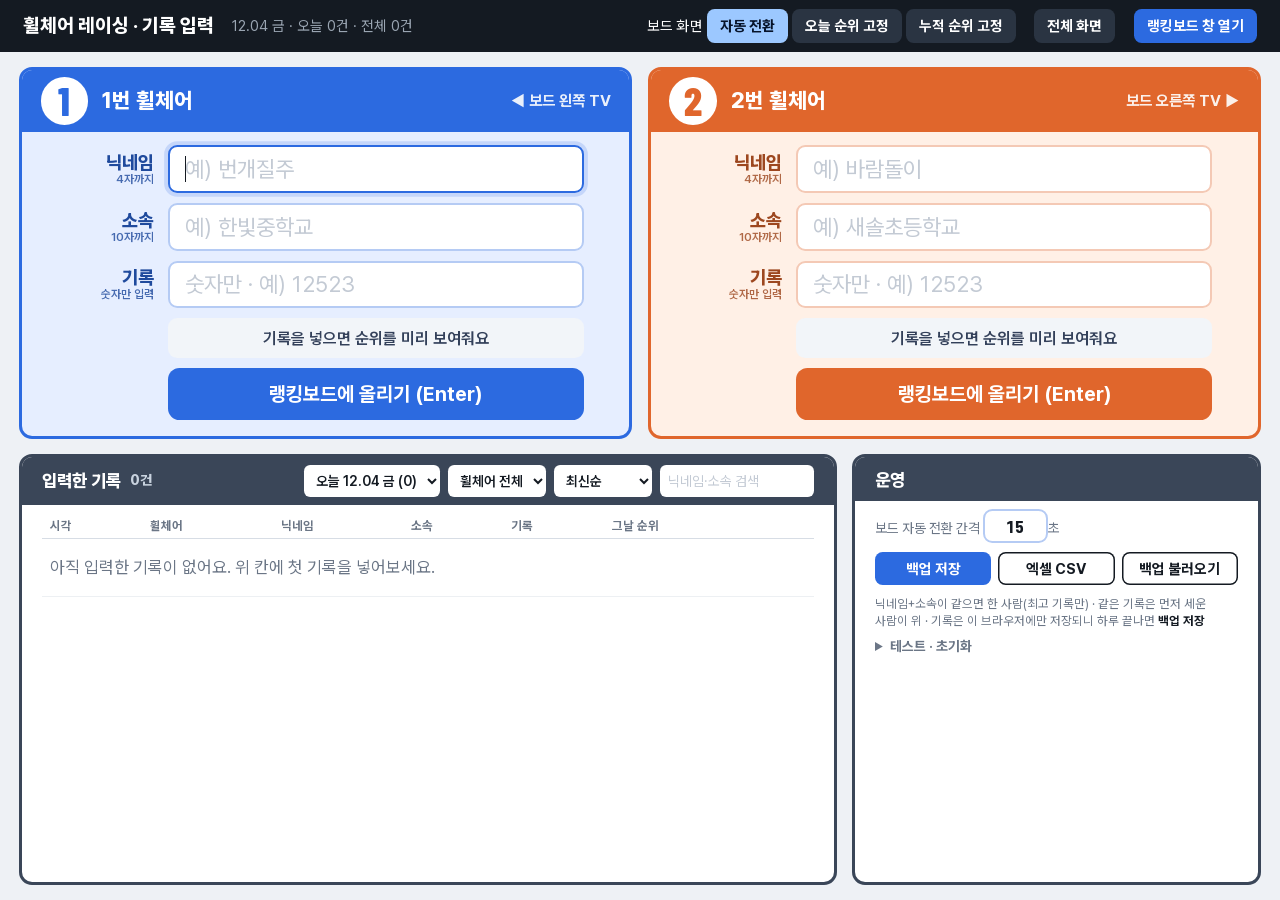
<file: index.html>
<!doctype html><html lang="ko"><head><meta charset="utf-8"><meta http-equiv="refresh" content="0; url=admin.html"><title>휠체어 레이싱 랭킹</title></head>
<body><a href="admin.html">기록 입력 화면으로 이동</a></body></html>
</file>
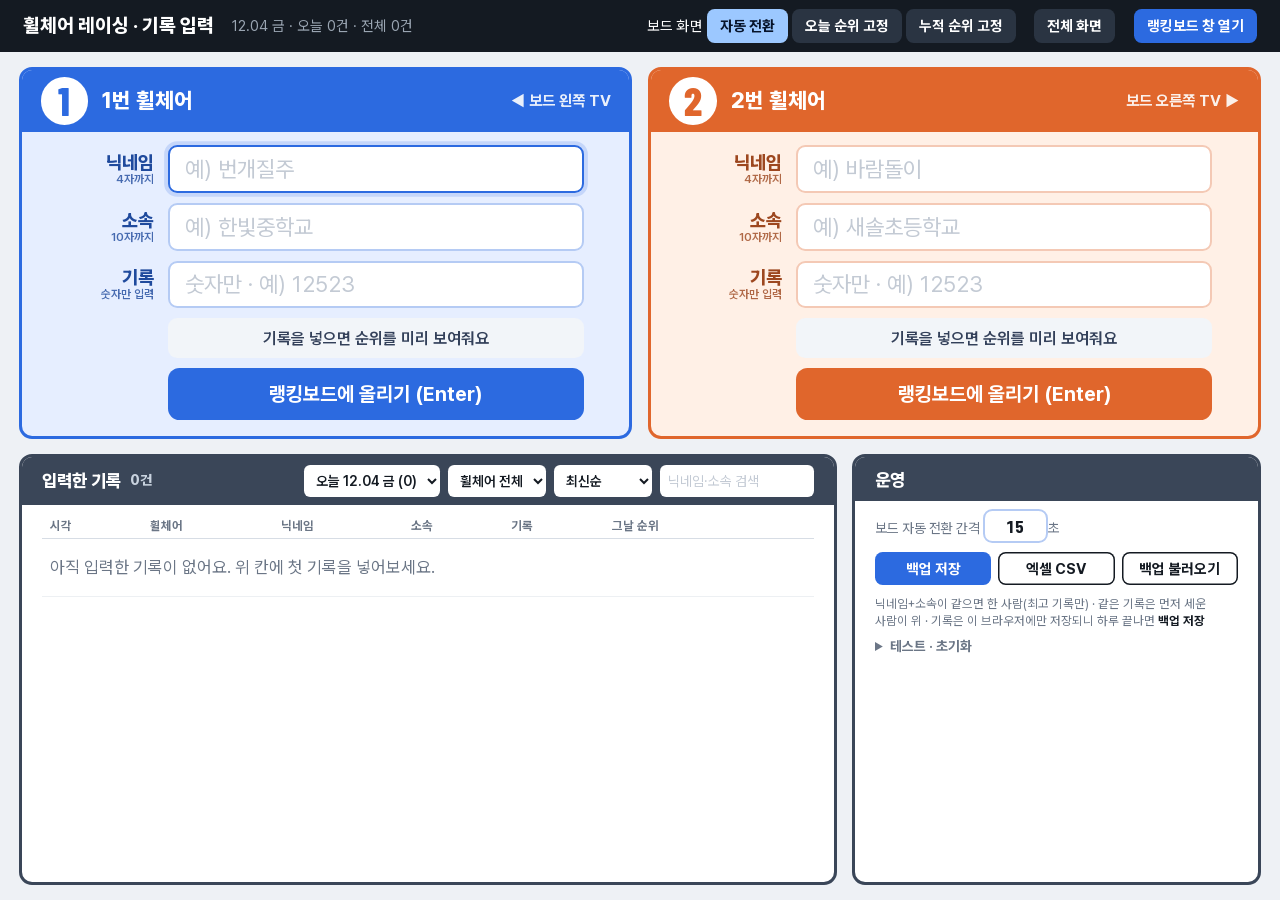
<file: admin.html>
<!doctype html>
<html lang="ko"><head><meta charset="utf-8">
<meta name="viewport" content="width=device-width,initial-scale=1">
<title>휠체어 레이싱 기록 입력</title>
<link rel="icon" href="data:,">
<link rel="stylesheet" href="fonts/fonts.css">
<style>
/* 화면 크기에 따라 1rem이 커지고 작아짐: 1366×768 노트북에서 약 16px. 페이지는 스크롤 없이 한 화면, 기록 표만 안에서 스크롤 */
:root{--bg:#eef1f5;--card:#fff;--ink:#141a22;--dim:#6b7686;--line:#d7dde5;--blue:#2c6ae0;--l1:#2c6ae0;--l2:#e0662c;--red:#c0392b;--ok:#1f9d55}
html{font-size:clamp(10px,min(2.1vh,1.2vw),21px)}
*{box-sizing:border-box;margin:0;padding:0}
html,body{height:100%}
body{word-break:keep-all;overflow-wrap:break-word;font-family:Pretendard,'Malgun Gothic',sans-serif;background:var(--bg);color:var(--ink);font-size:1rem;display:flex;flex-direction:column;overflow:hidden}
.num{font-family:'Barlow Condensed',sans-serif;font-variant-numeric:tabular-nums}
header{flex:none;background:#141a22;color:#fff;display:flex;flex-wrap:wrap;align-items:center;gap:.5rem 1.2rem;padding:.6rem 1.5rem}
header h1{font-size:1.25rem;font-weight:800;white-space:nowrap}
header .info{color:#9aa5b2;font-size:.95rem;white-space:nowrap}
header .sp{margin-left:auto}
button{font:inherit;cursor:pointer;border:0;border-radius:.5rem;padding:.5rem .85rem;font-weight:700;font-size:.95rem;white-space:nowrap}
button:focus-visible,input:focus-visible,summary:focus-visible{outline:3px solid #9cc8ff;outline-offset:2px}
.b-blue{background:var(--blue);color:#fff}.b-line{background:transparent;color:inherit;box-shadow:inset 0 0 0 1.5px currentColor}
.b-dark{background:#2a3442;color:#fff}.b-dark.on{background:#9cc8ff;color:#06132a}
.seg{display:inline-flex;gap:.25rem;align-items:center;font-size:.95rem;white-space:nowrap}
main{flex:1;min-height:0;width:100%;max-width:1700px;margin:0 auto;padding:1rem 1.25rem;display:grid;grid-template-rows:auto minmax(0,1fr);gap:1rem}
.lanes{display:grid;grid-template-columns:1fr 1fr;gap:1rem}
.lane{background:var(--tint);border-radius:.85rem;border:3px solid var(--c);overflow:hidden;padding-bottom:1rem}
.lane h2{padding:.45rem 1.2rem;background:var(--c);color:#fff;font-size:1.4rem;font-weight:800;display:flex;align-items:center;gap:.9rem}
.lane h2 .no{font-family:'Barlow Condensed';font-size:2.6rem;line-height:1;font-weight:800;width:3.1rem;height:3.1rem;border-radius:50%;background:#fff;color:var(--c);display:flex;align-items:center;justify-content:center;flex:none}
.lane h2 small{margin-left:auto;font-size:1rem;font-weight:700;opacity:.9;white-space:nowrap}
.body{max-width:36rem;margin:.9rem auto 0;padding:0 1.2rem;display:grid;gap:.65rem}
.f{display:grid;grid-template-columns:5.6rem minmax(0,1fr);align-items:center;gap:.9rem}
.f>label{font-size:1.2rem;font-weight:800;text-align:right;color:color-mix(in srgb,var(--c) 70%,#000);line-height:1.15}
.f>label small{display:block;font-size:.75rem;font-weight:600;opacity:.8}
input{font:inherit;width:100%;height:3.1rem;border:2px solid color-mix(in srgb,var(--c,#8899aa) 35%,#fff);border-radius:.6rem;padding:0 1rem;font-size:1.45rem;font-weight:700;background:#fff;color:var(--ink)}
input::placeholder{color:#c3cad4;font-weight:400;opacity:1}
.time input::placeholder{color:#c3cad4;font-weight:400;letter-spacing:0;opacity:1}
.time input:placeholder-shown{font-family:Pretendard,"Malgun Gothic",sans-serif;font-size:1.45rem;font-weight:700}
input:focus{outline:none;border-color:var(--c);box-shadow:0 0 0 .25rem color-mix(in srgb,var(--c) 18%,transparent)}
.time{display:flex;align-items:center;gap:.6rem}
.time input{width:100%;height:3.1rem;text-align:left;font-family:'Barlow Condensed';font-size:2.2rem;padding:0 1rem;letter-spacing:.03em}
.time em{font-style:normal;font-size:1.05rem;color:var(--dim);font-weight:700}
.time b{font-size:2.3rem;font-family:'Barlow Condensed'}
.pre,.go{margin-left:6.5rem}
.pre{min-height:2.6rem;display:flex;align-items:center;justify-content:center;text-align:center;border-radius:.6rem;padding:.35rem .9rem;font-size:1.05rem;font-weight:600;background:#f2f5f9;color:#33405a}
.pre.err{background:#fdecea;color:var(--red)}.pre.ok{background:#e7f6ed;color:var(--ok)}
.lane.editing{box-shadow:0 0 0 .3rem #f6c64f}
.lane .cancel{display:none;height:2.4rem;font-size:1rem;background:#fff;color:#33405a;box-shadow:inset 0 0 0 1.5px #9aa5b2;border-radius:.6rem;margin-left:6.5rem}
.lane.editing .cancel{display:block}
.go{height:3.4rem;font-size:1.3rem;background:var(--c);color:#fff;border-radius:.75rem}
.cols{display:grid;grid-template-columns:2fr 1fr;gap:1rem;min-height:0}
.card{background:var(--card);border:3px solid #3a4658;border-radius:.85rem;padding:0 1.3rem .9rem;min-height:0;display:flex;flex-direction:column;overflow:hidden}
.card h3{flex:none;font-size:1.15rem;font-weight:800;margin:0 -1.3rem .5rem;padding:.5rem 1.3rem;background:#3a4658;color:#fff;min-height:2.9rem;display:flex;flex-wrap:wrap;gap:.6rem;align-items:center}
.card h3 .cnt{color:#c9d3df}
.card h3 .b-line{color:#fff}
.filters select,.filters input{height:2.1rem;font-size:.9rem;font-weight:600;border:0;border-radius:.4rem;padding:0 .5rem;background:#fff;color:var(--ink);font-family:inherit}
.filters input{width:10rem;--c:var(--blue)}
.card h3 .sp{margin-left:auto;display:flex;gap:.5rem;flex-wrap:wrap}
.tw{flex:1;min-height:0;overflow:auto}
table{width:100%;border-collapse:collapse;font-size:1.1rem}
th{position:sticky;top:0;z-index:2;background:var(--card);font-size:.8rem;color:var(--dim);text-align:left;font-weight:700;padding:.35rem .5rem;border-bottom:1px solid var(--line)}
td{padding:.35rem .5rem;border-bottom:1px solid #edf0f3;white-space:nowrap}
td.t{font-family:'Barlow Condensed';font-size:1.6rem;font-weight:700;line-height:1.1}
td.empty{color:var(--dim);padding:1.2rem .5rem;white-space:normal}
.lane-tag{display:inline-block;color:#fff;border-radius:.3rem;padding:.05rem .5rem;font-size:.8rem;font-weight:800}
.lane-tag.l1{background:var(--l1)}.lane-tag.l2{background:var(--l2)}
td button{padding:.3rem .6rem;font-size:.85rem}
.del{color:var(--red);background:#fdecea}.edit{background:#eef2f8;color:#33405a}
.ops{overflow:auto}
.mini{font-size:.9rem;color:var(--dim);line-height:1.55}
.mini b{color:var(--ink)}
.mini p+p{margin-top:.5rem}
.rot{display:inline-block;width:4.2rem;height:2.2rem;font-size:1.15rem;padding:0 .5rem;text-align:center;--c:var(--blue)}
.file{display:inline-block;padding:.5rem .85rem;border-radius:.5rem;cursor:pointer;font-size:.95rem;font-weight:700;color:var(--ink)}
.red{color:var(--red)}
details{margin-top:.5rem}summary{cursor:pointer;font-weight:700;color:var(--dim);font-size:.9rem}
.danger{margin-top:.6rem;display:grid;grid-template-columns:repeat(auto-fit,minmax(7.5rem,1fr));gap:.45rem}
.danger>*{text-align:center}
.note{margin-top:.6rem;font-size:.8rem;line-height:1.45}
.toast{position:fixed;left:50%;bottom:1.5rem;transform:translateX(-50%);background:#141a22;color:#fff;padding:.75rem 1.25rem;border-radius:.6rem;font-weight:700;opacity:0;transition:opacity .2s;pointer-events:none;z-index:9}
.toast.on{opacity:1}
/* 좁은 화면(태블릿 세로·휴대폰)에서는 한 줄씩 쌓고 스크롤 허용 */
@media (max-width:760px){
  html{font-size:14px}
  body{overflow:auto;height:auto}
  main{display:block}
  .lanes,.cols{grid-template-columns:1fr}
  .cols{margin-top:1rem}
  .tw{max-height:60vh}
}
</style></head>
<body>
<header>
  <h1>휠체어 레이싱 · 기록 입력</h1>
  <span class="info" id="info"></span>
  <span class="sp"></span>
  <span class="seg">보드 화면
    <button class="b-dark" data-page="auto" type="button">자동 전환</button>
    <button class="b-dark" data-page="today" type="button">오늘 순위 고정</button>
    <button class="b-dark" data-page="total" type="button">누적 순위 고정</button>
  </span>
  <button class="b-dark" id="fsAdmin" type="button">전체 화면</button>
  <button class="b-blue" id="openBoard" type="button">랭킹보드 창 열기</button>
</header>
<main>
  <section class="lanes">
    <form class="lane" id="lane1" style="--c:var(--l1);--tint:#e6eeff" data-lane="1" autocomplete="off">
      <h2><span class="no">1</span>1번 휠체어 <small>◀ 보드 왼쪽 TV</small></h2>
      <div class="body">
      <div class="f"><label for="n1">닉네임<small>4자까지</small></label><input id="n1" name="nick" maxlength="4" placeholder="예) 번개질주"></div>
      <div class="f"><label for="o1">소속<small>10자까지</small></label><input id="o1" name="org" maxlength="10" list="orgs" placeholder="예) 한빛중학교"></div>
      <div class="f"><label for="t1">기록<small>숫자만 입력</small></label><div class="time"><input id="t1" name="time" inputmode="decimal" maxlength="10" placeholder="숫자만 · 예) 12523"></div></div>
      <div class="pre" id="p1">기록을 넣으면 순위를 미리 보여줘요</div>
      <button class="go" type="submit">랭킹보드에 올리기 (Enter)</button>
      <button class="cancel" type="button">수정 취소 (Esc)</button>
      </div>
    </form>
    <form class="lane" id="lane2" style="--c:var(--l2);--tint:#fff0e6" data-lane="2" autocomplete="off">
      <h2><span class="no">2</span>2번 휠체어 <small>보드 오른쪽 TV ▶</small></h2>
      <div class="body">
      <div class="f"><label for="n2">닉네임<small>4자까지</small></label><input id="n2" name="nick" maxlength="4" placeholder="예) 바람돌이"></div>
      <div class="f"><label for="o2">소속<small>10자까지</small></label><input id="o2" name="org" maxlength="10" list="orgs" placeholder="예) 새솔초등학교"></div>
      <div class="f"><label for="t2">기록<small>숫자만 입력</small></label><div class="time"><input id="t2" name="time" inputmode="decimal" maxlength="10" placeholder="숫자만 · 예) 12523"></div></div>
      <div class="pre" id="p2">기록을 넣으면 순위를 미리 보여줘요</div>
      <button class="go" type="submit">랭킹보드에 올리기 (Enter)</button>
      <button class="cancel" type="button">수정 취소 (Esc)</button>
      </div>
    </form>
  </section>
  <datalist id="orgs"></datalist>

  <section class="cols">
    <div class="card">
      <h3>입력한 기록 <span class="mini cnt" id="cnt"></span>
        <span class="sp filters">
          <select id="fDay" aria-label="날짜"></select>
          <select id="fLane" aria-label="휠체어"><option value="all">휠체어 전체</option><option value="1">1번</option><option value="2">2번</option></select>
          <select id="fSort" aria-label="정렬"><option value="new">최신순</option><option value="fast">빠른 기록순</option></select>
          <input id="fQ" type="search" placeholder="닉네임·소속 검색" aria-label="닉네임·소속 검색">
        </span></h3>
      <div class="tw"><table><thead><tr><th>시각</th><th>휠체어</th><th>닉네임</th><th>소속</th><th>기록</th><th>그날 순위</th><th></th></tr></thead><tbody id="tb"></tbody></table></div>
    </div>
    <div class="card ops">
      <h3>운영</h3>
      <p class="mini">보드 자동 전환 간격 <input id="rot" class="num rot" inputmode="numeric" aria-label="자동 전환 간격(초)">초</p>
      <div class="danger">
        <button class="b-blue" id="backup" type="button">백업 저장</button>
        <button class="b-line" id="csv" type="button">엑셀 CSV</button>
        <label class="b-line file">백업 불러오기<input type="file" id="restore" accept=".json" hidden></label>
      </div>
      <p class="mini note">닉네임+소속이 같으면 한 사람(최고 기록만) · 같은 기록은 먼저 세운 사람이 위 · 기록은 이 브라우저에만 저장되니 하루 끝나면 <b>백업 저장</b></p>
      <details><summary>테스트 · 초기화</summary>
        <div class="danger">
          <button class="b-line" id="sample" type="button">예시 기록 넣기</button>
          <button class="b-line red" id="wipe" type="button">전체 기록 삭제</button>
        </div>
      </details>
    </div>
  </section>
</main>
<div class="toast" id="toast"></div>
<script src="common.js?v=11180915"></script>
<script>
const $ = id => document.getElementById(id);
const esc = s => String(s ?? '').replace(/[&<>"]/g, c => ({ '&': '&amp;', '<': '&lt;', '>': '&gt;', '"': '&quot;' }[c]));

const F = { day: 'today', lane: 'all', sort: 'new', q: '' };
const toast = t => { const e = $('toast'); e.textContent = t; e.classList.add('on'); clearTimeout(e._t); e._t = setTimeout(() => e.classList.remove('on'), 2200); };
const uid = () => Date.now().toString(36) + Math.random().toString(36).slice(2, 7);

function readForm(f) {
  const nick = f.nick.value.trim(), org = f.org.value.trim();
  const tm = WR.parseTime(f.time.value);
  if (!nick) return { err: '닉네임을 넣어주세요' };
  if ([...nick].length > 4) return { err: '닉네임은 4자까지예요' };
  if (WR.isBad(nick) || WR.isBad(org)) return { err: '쓸 수 없는 말이 들어 있어요. 닉네임을 바꿔주세요' };
  if (tm.err) return { err: tm.err };
  return { nick, org, sec: tm.sec, dp: tm.dp };
}
function preview(f) {
  const p = $('p' + f.dataset.lane), v = readForm(f);
  if (v.err || !f.time.value.trim()) { p.className = 'pre'; p.textContent = f.time.value.trim() && v.err ? v.err : '기록을 넣으면 순위를 미리 보여줘요'; if (f.time.value.trim() && v.err) p.className = 'pre err'; return; }
  const rs = WR.load().filter(r => r.id !== f.dataset.edit), tmp = { id: '_', lane: +f.dataset.lane, nick: v.nick, org: v.org, sec: v.sec, dp: v.dp, ts: Date.now() };
  const d = Math.max(WR.dp(), v.dp);
  const tl = WR.rank(WR.todayRecs(rs.concat(tmp))), pl = WR.placeOf(tl, tmp), b = tl[pl - 1];
  p.className = 'pre';
  p.innerHTML = `<b>${WR.fmt(v.sec, d)}</b> → 오늘 <b>${pl}위</b>` + (b.id !== '_' ? ` (이 사람 오늘 최고 ${WR.fmt(b.sec, d)} 유지)` : pl === 1 ? ' · <b>새 1위!</b>' : ` · 1위까지 ${WR.secs(v.sec - tl[0].sec, d)}`);
}
function submit(f) {
  const v = readForm(f), p = $('p' + f.dataset.lane);
  if (v.err) { p.className = 'pre err'; p.textContent = v.err; return; }
  let rs = WR.load();
  if (f.dataset.edit) {
    const r = rs.find(x => x.id === f.dataset.edit);
    if (r) Object.assign(r, { nick: v.nick, org: v.org, sec: v.sec, dp: v.dp, lane: +f.dataset.lane });
    endEdit(f); WR.save(rs); toast('기록을 고쳤어요');
  } else {
    const rec = { id: uid(), lane: +f.dataset.lane, nick: v.nick, org: v.org, sec: v.sec, dp: v.dp, ts: Date.now() };
    rs.push(rec); WR.save(rs, { newId: rec.id });
    const pl = WR.placeOf(WR.rank(WR.todayRecs(rs)), rec);
    toast(`${f.dataset.lane}번 휠체어 · ${v.nick} ${WR.fmt(v.sec, Math.max(WR.dp(), v.dp))} 올림 (오늘 ${pl}위)`);
  }
  f.reset(); p.className = 'pre ok'; p.textContent = '올렸어요. 다음 도전자를 입력하세요'; f.nick.focus();
  draw();
}
function endEdit(f) {
  delete f.dataset.edit; f.classList.remove('editing');
  f.querySelector('.go').textContent = '랭킹보드에 올리기 (Enter)';
}
function cancelEdit(f) {
  endEdit(f); f.reset(); const p = $('p' + f.dataset.lane); p.className = 'pre'; p.textContent = '수정을 취소했어요'; f.nick.focus();
}
document.querySelectorAll('form.lane').forEach(f => {
  f.addEventListener('submit', e => { e.preventDefault(); submit(f); });
  f.querySelector('.cancel').addEventListener('click', () => cancelEdit(f));
  f.addEventListener('keydown', e => { if (e.key === 'Escape' && f.dataset.edit) cancelEdit(f); });
  f.addEventListener('input', e => {
    if (e.target.name === 'time') e.target.value = e.target.value.replace(/[^\d:.,분초：]/g, '');
    preview(f);
  });
});

function draw() {
  const rs = WR.load(), td = WR.todayRecs(rs), tl = WR.rank(td);
  $('info').textContent = `${WR.dayLabel(Date.now())} · 오늘 ${td.length}건 · 전체 ${rs.length}건`;
  // 날짜 목록(기록이 있는 날 + 오늘)
  const days = [...new Set(rs.map(r => WR.dayKey(r.ts)).concat(WR.today()))].sort().reverse();
  const sel = $('fDay'), keep = F.day;
  sel.innerHTML = `<option value="all">전체 날짜 (${rs.length})</option>` + days.map(k => {
    const n = rs.filter(r => WR.dayKey(r.ts) === k).length, ts = rs.find(r => WR.dayKey(r.ts) === k)?.ts || Date.now();
    return `<option value="${k === WR.today() ? 'today' : k}">${k === WR.today() ? '오늘 ' : ''}${WR.dayLabel(ts)} (${n})</option>`;
  }).join('');
  sel.value = [...sel.options].some(o => o.value === keep) ? keep : 'today'; F.day = sel.value;
  const dayOf = F.day === 'today' ? WR.today() : F.day, q = F.q.replace(/\s+/g, '').toLowerCase();
  let show = rs.filter(r => (F.day === 'all' || WR.dayKey(r.ts) === dayOf) && (F.lane === 'all' || r.lane === +F.lane) &&
    (!q || (r.nick + r.org).replace(/\s+/g, '').toLowerCase().includes(q)));
  show.sort(F.sort === 'fast' ? (a, b) => a.sec - b.sec || a.ts - b.ts : (a, b) => b.ts - a.ts);
  $('cnt').textContent = `${show.length}건`;
  const dayRank = {};
  const rankOf = r => { const k = WR.dayKey(r.ts); const l = dayRank[k] || (dayRank[k] = WR.rank(rs.filter(x => WR.dayKey(x.ts) === k)));
    const b = l.find(x => WR.personKey(x) === WR.personKey(r)); return b && b.id === r.id ? WR.placeOf(l, r) + '위' : '–'; };
  $('tb').innerHTML = show.map(r => {
    const d = new Date(r.ts), pl = rankOf(r);
    return `<tr><td>${F.day === 'all' ? WR.dayLabel(r.ts) + ' ' : ''}${WR.pad(d.getHours())}:${WR.pad(d.getMinutes())}</td>
      <td><span class="lane-tag l${r.lane}">${r.lane}번</span></td><td>${esc(r.nick)}</td><td>${esc(r.org)}</td>
      <td class="t">${WR.fmt(r.sec)}</td><td>${pl}</td>
      <td><button class="edit" data-e="${r.id}" type="button">수정</button> <button class="del" data-d="${r.id}" type="button">삭제</button></td></tr>`;
  }).join('') || `<tr><td colspan="7" class="empty">${rs.length ? '조건에 맞는 기록이 없어요.' : '아직 입력한 기록이 없어요. 위 칸에 첫 기록을 넣어보세요.'}</td></tr>`;
  $('orgs').innerHTML = [...new Set(rs.map(r => r.org).filter(Boolean))].map(o => `<option value="${esc(o)}">`).join('');
  const s = WR.settings();
  document.querySelectorAll('[data-page]').forEach(b => b.classList.toggle('on', b.dataset.page === s.page));
  if (document.activeElement !== $('rot')) $('rot').value = s.rotate;
}
$('tb').addEventListener('click', e => {
  const d = e.target.dataset.d, ed = e.target.dataset.e;
  if (d) {
    const r = WR.load().find(x => x.id === d);
    if (r && confirm(`${r.nick} ${WR.fmt(r.sec)} 기록을 지울까요?`)) { WR.save(WR.load().filter(x => x.id !== d)); toast('지웠어요'); draw(); }
  }
  if (ed) {
    const r = WR.load().find(x => x.id === ed); if (!r) return;
    const f = $('lane' + r.lane); f.dataset.edit = r.id; f.classList.add('editing');
    f.nick.value = r.nick; f.org.value = r.org; f.time.value = WR.fmt(r.sec, r.dp || 0);
    f.querySelector('.go').textContent = '고친 내용 저장 (Enter)'; preview(f); f.nick.focus();
  }
});
$('fDay').onchange = e => { F.day = e.target.value; draw(); };
$('fLane').onchange = e => { F.lane = e.target.value; draw(); };
$('fSort').onchange = e => { F.sort = e.target.value; draw(); };
$('fQ').oninput = e => { F.q = e.target.value; draw(); };
document.querySelectorAll('[data-page]').forEach(b => b.onclick = () => { const s = WR.settings(); s.page = b.dataset.page; WR.saveSettings(s); draw(); });
$('rot').addEventListener('change', () => { const s = WR.settings(); s.rotate = Math.min(120, Math.max(5, parseInt($('rot').value) || 15)); WR.saveSettings(s); draw(); });
$('fsAdmin').onclick = () => { try { document.fullscreenElement ? document.exitFullscreen() : document.documentElement.requestFullscreen(); } catch (e) {} };
document.addEventListener('fullscreenchange', () => { $('fsAdmin').textContent = document.fullscreenElement ? '전체 화면 끄기' : '전체 화면'; });
$('openBoard').onclick = () => {
  window.__boardWin = window.open('board.html?v=' + Date.now(), 'wr_board', 'popup,width=540,height=960');
  toast(window.__boardWin ? '보드 창을 세로 TV로 옮긴 뒤 화면을 두 번 클릭하면 전체 화면이 돼요'
    : '팝업이 막혔어요. 주소창 오른쪽 팝업 차단 표시에서 허용한 뒤 다시 눌러주세요');
};
function download(name, text, type) {
  const a = document.createElement('a'); a.href = URL.createObjectURL(new Blob(['﻿' + text], { type })); a.download = name; a.click(); setTimeout(() => URL.revokeObjectURL(a.href), 2000);
}
const stamp = () => { const d = new Date(); return `${d.getMonth() + 1}${WR.pad(d.getDate())}_${WR.pad(d.getHours())}${WR.pad(d.getMinutes())}`; };
$('backup').onclick = () => download(`휠체어레이싱_백업_${stamp()}.json`, JSON.stringify(WR.load()), 'application/json');
$('csv').onclick = () => {
  // 순위는 보드와 같은 규칙(같은 사람은 최고 기록만, 같은 기록은 먼저 세운 사람이 위). 그 사람의 최고 기록 줄에만 표시
  const all = WR.load(), dayLists = {}, total = WR.rank(all);
  const placeIn = (list, r) => { const b = list.find(x => WR.personKey(x) === WR.personKey(r)); return b && b.id === r.id ? WR.placeOf(list, r) : ''; };
  const rows = [['날짜', '시각', '휠체어', '닉네임', '소속', '기록', '기록(초)', '그날 순위', '누적 순위']].concat(all.sort((a, b) => a.ts - b.ts).map(r => {
    const k = WR.dayKey(r.ts), dl = dayLists[k] || (dayLists[k] = WR.rank(all.filter(x => WR.dayKey(x.ts) === k)));
    const d = new Date(r.ts); return [k, WR.pad(d.getHours()) + ':' + WR.pad(d.getMinutes()), r.lane + '번', r.nick, r.org, '="' + WR.fmt(r.sec) + '"', r.sec, placeIn(dl, r), placeIn(total, r)];
  }));
  download(`휠체어레이싱_기록_${stamp()}.csv`, rows.map(r => r.map(c => `"${String(c).replace(/"/g, '""')}"`).join(',')).join('\r\n'), 'text/csv');
};
$('restore').onchange = e => {
  const file = e.target.files[0]; if (!file) return;
  file.text().then(t => {
    const data = JSON.parse(t.replace(/^﻿/, ''));
    if (!Array.isArray(data)) throw 0;
    const cur = WR.load(), ids = new Set(cur.map(r => r.id)), add = data.filter(r => r && r.id && !ids.has(r.id));
    WR.save(cur.concat(add)); toast(`${add.length}건을 불러왔어요 (겹치는 기록은 건너뜀)`); draw();
  }).catch(() => toast('백업 파일을 읽지 못했어요'));
  e.target.value = '';
};
$('sample').onclick = () => {
  const names = [['질주본능', '한빛중학교', 92], ['바람돌이', '새솔초등학교', 94], ['불꽃바퀴', '푸른고등학교', 95], ['김민준', '한빛중학교', 97], ['달려라', '은하초등학교', 98], ['번개맨', '푸른고등학교', 100], ['끝까지', '새솔초등학교', 102], ['로켓바퀴', '한빛중학교', 104], ['이서연', '다온중학교', 106], ['한계돌파', '은하초등학교', 109], ['무한질주', '다온중학교', 89, 1], ['하늘질주', '은하초등학교', 91, 2]];
  const now = Date.now(), rs = WR.load();
  names.forEach(([n, o, s, back], i) => rs.push({ id: uid() + i, lane: i % 2 + 1, nick: n, org: o, sec: s + ((i * 37) % 100) / 100, dp: 2, ts: back ? now - back * 86400000 : now - (names.length - i) * 180000 }));
  WR.save(rs); toast('예시 기록을 넣었어요'); draw();
};
$('wipe').onclick = () => { if (confirm('모든 날짜의 기록을 지울까요? 되돌릴 수 없어요. 먼저 백업 저장을 권해요.')) { WR.save([]); toast('전체 기록을 지웠어요'); draw(); } };
WR.on(() => draw());
setInterval(draw, 30000);
draw(); $('n1').focus();
</script>
</body></html>
</file>
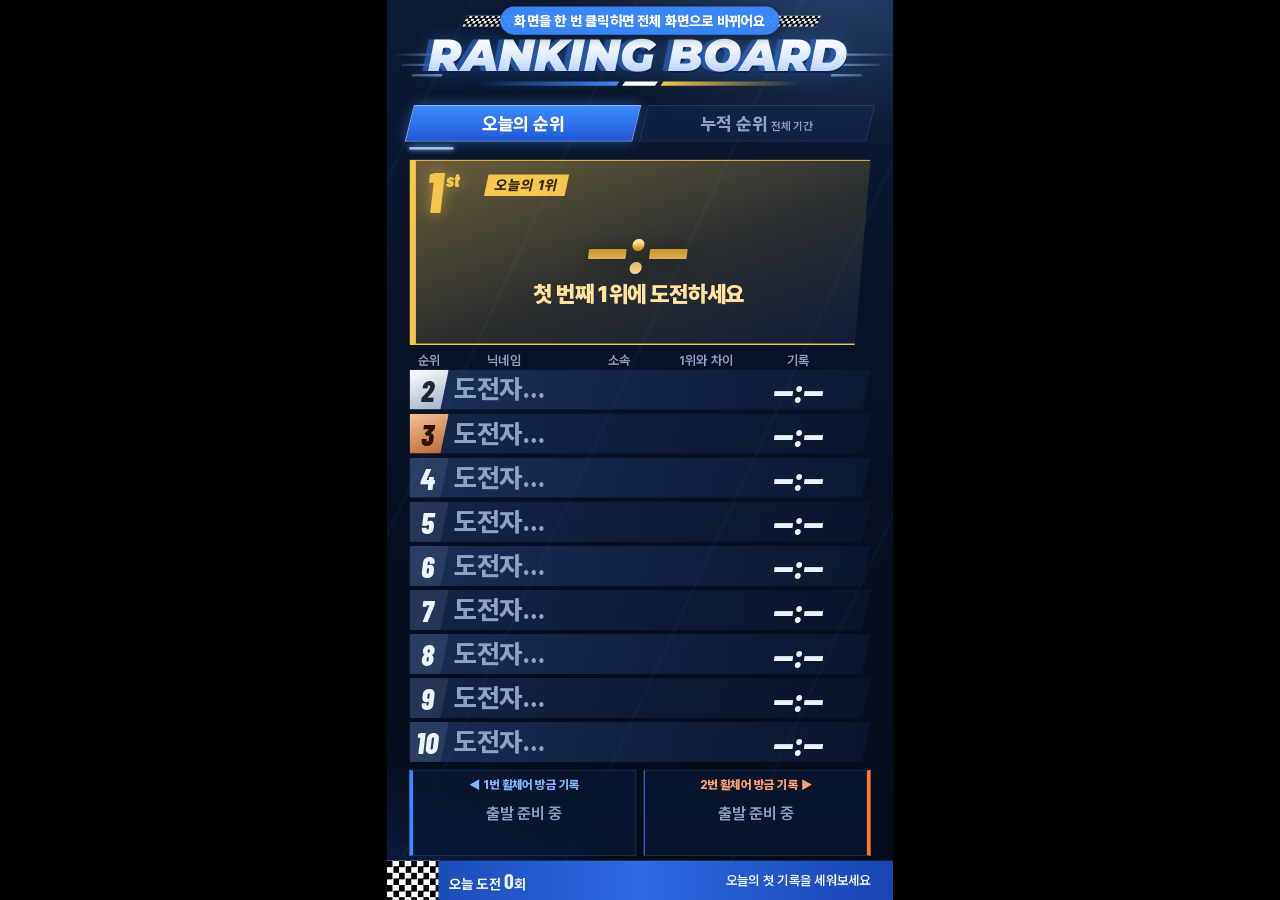
<file: board.html>
<!doctype html>
<html lang="ko"><head><meta charset="utf-8">
<meta name="viewport" content="width=device-width,initial-scale=1">
<title>휠체어 레이싱 랭킹보드</title>
<link rel="icon" href="data:,">
<link rel="stylesheet" href="fonts/fonts.css">
<style>
/* 세로 55인치 화면 기준 1080×1920 무대를 창 크기에 맞춰 통째로 확대·축소 */
:root{--ink:#eef3fb;--dim:#8ea3c2;--line:rgba(140,180,255,.16);--blue:#3d8bff;--sky:#9cc8ff;--gold:#f6c64f;--goldt:#ffe3a0}
*{box-sizing:border-box;margin:0;padding:0}
html,body{height:100%;background:#000;overflow:hidden}
body.idle{cursor:none}
.num{font-family:'Barlow Condensed',sans-serif;font-variant-numeric:tabular-nums}
.chk{background:conic-gradient(#fff 25%,#000 0 50%,#fff 0 75%,#000 0) 0 0/26px 26px}
#stage{position:absolute;left:0;top:0;width:1080px;height:1920px;transform-origin:0 0;overflow:hidden;
  word-break:keep-all;font-family:Pretendard,'Malgun Gothic',sans-serif;color:var(--ink);
  background:
    repeating-linear-gradient(115deg,transparent 0 160px,rgba(140,190,255,.03) 160px 167px,transparent 167px 320px),
    radial-gradient(900px 600px at 90% -5%,rgba(110,170,255,.30),transparent 70%),
    radial-gradient(800px 600px at 0% 105%,rgba(50,110,255,.25),transparent 70%),
    linear-gradient(180deg,#0c1a33,#070f20 60%,#050b18)}

/* 머리 */
/* 머리: 가운데 정렬 레이싱 타이틀 (체크 깃발 · 속도선 · 레이싱 줄무늬) */
.hd{position:absolute;left:0;right:0;top:26px;height:190px;text-align:center}
.hd .k{display:flex;justify-content:center;align-items:center;gap:20px;font-family:Montserrat,sans-serif;font-style:italic;font-weight:800;font-size:30px;letter-spacing:.24em;color:var(--sky);padding-left:.24em}
.hd .k i{width:120px;height:24px;transform:skewX(-24deg);background-size:12px 12px;opacity:.9}
.hd .t2{position:relative;display:inline-block;margin-top:4px;font-family:Montserrat,sans-serif;font-style:italic;font-weight:900;font-size:96px;line-height:1.05;padding:0 .14em 0 .04em;white-space:nowrap;
  background:linear-gradient(180deg,#ffffff 0%,#f1f6ff 35%,#cfe0fb 70%,#a9c6f2 100%);-webkit-background-clip:text;background-clip:text;color:transparent;
  filter:drop-shadow(-12px 0 0 rgba(61,139,255,.45)) drop-shadow(0 4px 0 rgba(10,30,80,.9)) drop-shadow(0 0 22px rgba(61,139,255,.3))}
.hd .sl{position:absolute;top:84px;width:130px;height:62px;
  background:linear-gradient(var(--sky),var(--sky)) 0 4px/100% 5px no-repeat,linear-gradient(var(--sky),var(--sky)) 30px 26px/75% 5px no-repeat,linear-gradient(var(--sky),var(--sky)) 60px 48px/50% 5px no-repeat;
  -webkit-mask:linear-gradient(90deg,transparent,#000);mask:linear-gradient(90deg,transparent,#000);opacity:.7;transform:skewX(-20deg)}
.hd .sl.l{left:0}
.hd .sl.r{right:0;transform:skewX(-20deg) scaleX(-1)}
.hd .stripes{display:flex;justify-content:center;gap:12px;margin-top:6px}
.hd .stripes i{height:9px;transform:skewX(-35deg)}
.hd .stripes i:nth-child(1){width:300px;background:linear-gradient(90deg,transparent,#3d8bff)}
.hd .stripes i:nth-child(2){width:70px;background:#fff}
.hd .stripes i:nth-child(3){width:300px;background:linear-gradient(90deg,var(--gold),transparent)}
.tabs{position:absolute;left:48px;right:48px;top:224px;display:grid;grid-template-columns:1fr 1fr;gap:14px}
.tab{transform:skewX(-14deg);height:78px;display:flex;align-items:center;justify-content:center;border:2px solid var(--line);background:rgba(20,40,80,.5)}
.tab span{transform:skewX(14deg);font-size:38px;font-weight:800;color:var(--dim);white-space:nowrap}
.tab small{font-size:24px;font-weight:600;margin-left:8px}
.tab.on{background:linear-gradient(180deg,#3d8bff,#2059d6);border-color:#7fb4ff;box-shadow:0 0 28px rgba(61,139,255,.45)}
.tab.on span{color:#fff}
.prog{position:absolute;left:48px;top:314px;height:5px;width:0;background:var(--sky);box-shadow:0 0 12px var(--sky)}

/* 1위 */
.hero{position:absolute;left:48px;right:48px;top:340px;height:396px;overflow:hidden;
  clip-path:polygon(0 0,100% 0,calc(100% - 34px) 100%,0 100%);
  background:linear-gradient(160deg,rgba(246,198,79,.40) 0%,rgba(246,198,79,.14) 55%,rgba(20,36,70,.6) 100%);
  border-left:14px solid var(--gold)}
.hero::before{content:"";position:absolute;inset:0;border-top:3px solid var(--gold);border-bottom:3px solid var(--gold);pointer-events:none}
.hero .flag{position:absolute;right:0;top:0;width:150px;height:110px;opacity:.28;-webkit-mask:linear-gradient(90deg,transparent,#000);mask:linear-gradient(90deg,transparent,#000)}
.hero .p{position:absolute;left:22px;top:18px;display:flex;align-items:flex-start;font-family:'Barlow Condensed';font-style:italic;font-weight:900;font-size:120px;line-height:.8;color:var(--gold);text-shadow:0 0 30px rgba(246,198,79,.5);padding-right:10px}
.hero .p sup{font-size:40px;line-height:1;margin:4px 0 0 8px}
.hero .lead{position:absolute;left:150px;top:32px;font-size:30px;font-weight:800;letter-spacing:.06em;background:var(--gold);color:#3a2800;padding:5px 18px;transform:skewX(-12deg)}
.hero .meta{position:absolute;right:70px;top:30px;font-size:26px;color:var(--goldt);font-weight:600}
.hero .meta b{font-family:'Barlow Condensed';font-size:40px;color:#fff;margin-left:10px}
.hero .rec{position:static;flex:none;font-family:'Barlow Condensed';font-style:italic;font-weight:800;font-size:188px;line-height:.86;padding:6px .1em 4px .04em;
  background:linear-gradient(180deg,#fff7dc 0%,#ffe08a 45%,#c9952a 55%,#ffe7a8 100%);-webkit-background-clip:text;background-clip:text;color:transparent;filter:drop-shadow(0 4px 18px rgba(0,0,0,.35))}
.hero .who{position:relative;display:flex;flex-direction:column;align-items:center;text-align:center;white-space:nowrap;flex:none;max-width:380px}
.hero .nm{max-width:100%;font-size:136px;line-height:1;font-weight:900;overflow:hidden;text-overflow:ellipsis;min-width:0;letter-spacing:-.02em}
.hero .sc{position:absolute;left:50%;top:100%;transform:translateX(-50%);max-width:100%;font-size:52px;font-weight:700;color:var(--goldt);margin-top:4px;overflow:hidden;text-overflow:ellipsis}
.hero.empty .rec{font-size:150px;opacity:.5}
.hero.empty .hb{flex-direction:column-reverse;gap:10px}.hero.empty .who{max-width:none}.hero.empty .who .nm{font-size:48px;color:var(--goldt)}

.hero .hb{position:absolute;left:14px;right:34px;top:86px;bottom:56px;display:flex;align-items:center;justify-content:center;gap:36px}

#fsHint{position:absolute;left:50%;top:14px;transform:translateX(-50%);z-index:20;background:rgba(61,139,255,.95);color:#fff;font-size:30px;font-weight:800;padding:12px 30px;border-radius:999px;white-space:nowrap;box-shadow:0 6px 24px rgba(0,0,0,.4)}
#fsHint[hidden]{display:none}

/* 2~10위 */
.list{position:absolute;left:48px;right:48px;top:752px}
.th{display:grid;grid-template-columns:84px 236px minmax(0,1fr) 118px 292px;height:36px;font-size:28px;color:var(--dim);font-weight:600}
.th>div{text-align:center}.th div:nth-child(5){padding-right:18px}
.row{display:grid;grid-template-columns:84px 236px minmax(0,1fr) 118px 292px;align-items:center;height:86px;margin-bottom:8px;
  clip-path:polygon(0 0,100% 0,calc(100% - 18px) 100%,0 100%);background:linear-gradient(90deg,rgba(40,70,130,.55),rgba(20,40,80,.32))}
.row:nth-child(odd){background:linear-gradient(90deg,rgba(40,70,130,.40),rgba(20,40,80,.22))}
.row .p{height:100%;display:flex;align-items:center;justify-content:center;font-family:'Barlow Condensed';font-style:italic;font-weight:800;font-size:64px;padding-right:8px;
  background:rgba(255,255,255,.08);clip-path:polygon(0 0,100% 0,calc(100% - 18px) 100%,0 100%)}
.row.r2 .p{background:linear-gradient(160deg,#fff,#9fb0c4);color:#1d2836}
.row.r3 .p{background:linear-gradient(160deg,#f5c39a,#b9662e);color:#2e1404}
.row .nm{padding:0 12px;text-align:center;font-size:56px;font-weight:800;line-height:1.15;white-space:nowrap;overflow:hidden;text-overflow:ellipsis;min-width:0}
.row .sc{text-align:center;font-size:34px;font-weight:600;color:var(--sky);white-space:nowrap;overflow:hidden;text-overflow:ellipsis;min-width:0;padding:0 12px;border-left:2px solid rgba(156,200,255,.28);border-right:2px solid rgba(156,200,255,.28);line-height:1.6}
.row .nm.long{font-size:44px}
.row .gap{text-align:center;font-family:'Barlow Condensed';font-weight:700;font-size:40px;color:#b9c8de;font-variant-numeric:tabular-nums}
.row .rc{text-align:center;padding-right:18px;line-height:1}
.row .rc b{display:block;font-family:'Barlow Condensed';font-style:italic;font-weight:800;font-size:74px;line-height:1;padding:4px .06em}
.row .rc i{font-style:normal;font-family:'Barlow Condensed';font-weight:600;font-size:26px;color:var(--dim)}
.row.blank{opacity:.35}.row.blank .nm{color:var(--dim)}
.row.hit{box-shadow:inset 0 0 0 3px var(--blue);background:linear-gradient(90deg,rgba(61,139,255,.5),rgba(61,139,255,.15))}

/* 레인(휠체어) 실시간 */
.lanes{position:absolute;left:48px;right:48px;top:1642px;height:184px;display:grid;grid-template-columns:1fr 1fr;gap:16px}
.lane{position:relative;border:2px solid var(--line);background:rgba(10,24,52,.75);padding:14px 24px;overflow:hidden}
.lane .lb{font-size:26px;font-weight:800;color:var(--sky);display:flex;align-items:center;gap:10px}
.lane .lb,.lane.r .lb{justify-content:center}
.lane .lt{font-family:'Barlow Condensed';font-style:italic;font-weight:800;font-size:92px;line-height:1;margin-top:6px;padding-right:.08em}
.lane .ln{font-size:32px;font-weight:700;white-space:nowrap;overflow:hidden;text-overflow:ellipsis}
.lane .ln small{font-size:24px;color:var(--sky);font-weight:600;margin-left:10px}
.lane,.lane.r{text-align:center}
.lane{border-left:8px solid #3d8bff}.lane .lb{color:#7fb4ff}
.lane.r{border-left-width:2px;border-right:8px solid #ff7a3d}.lane.r .lb{color:#ffa06e}
.lane .wait{font-size:34px;color:var(--dim);margin-top:26px;font-weight:600}
.lane.flash{animation:laneFlash 1.2s ease 3}
@keyframes laneFlash{0%,100%{border-color:var(--line)}50%{border-color:var(--sky);box-shadow:0 0 30px rgba(156,200,255,.5)}}

/* 아래 띠 */
footer{position:absolute;left:0;right:0;bottom:0;height:84px;display:flex;align-items:center;gap:22px;padding:0 48px 0 0;background:linear-gradient(90deg,#1745b0,#2c6ae0 50%,#1745b0);font-size:30px;font-weight:700}
footer .f{width:110px;height:100%;flex:none}
footer b{font-family:'Barlow Condensed';font-size:46px}
footer .r{margin-left:auto;font-weight:600;font-size:28px}

/* 새 기록 팝업 */
.pop{position:absolute;inset:0;display:none;flex-direction:column;align-items:center;justify-content:center;text-align:center;z-index:10;
  background:radial-gradient(900px 900px at 50% 50%,#173468,#060d1c 75%)}
.pop.show{display:flex;animation:popIn .5s cubic-bezier(.2,.9,.3,1.2) both}
@keyframes popIn{from{opacity:0;transform:scale(1.08)}to{opacity:1;transform:none}}
.pop .ln{font-size:44px;font-weight:800;color:var(--sky);letter-spacing:.04em}
.pop .k1{font-family:'Barlow Condensed';font-style:italic;font-weight:900;font-size:110px;letter-spacing:.12em;color:var(--sky);margin-top:30px;padding-right:.15em}
.pop .rec{font-family:'Barlow Condensed';font-style:italic;font-weight:800;font-size:330px;line-height:.9;margin-top:30px;padding:0 .1em;
  background:linear-gradient(180deg,#fff 0%,#e4ecf7 45%,#8fa6c4 55%,#eef4fb 100%);-webkit-background-clip:text;background-clip:text;color:transparent}
.pop .nm{font-size:84px;font-weight:800;margin-top:30px;max-width:960px;white-space:nowrap;overflow:hidden;text-overflow:ellipsis}
.pop .sc{font-size:46px;color:var(--sky);font-weight:600;margin-top:6px}
.pop .pl{margin-top:70px;font-size:64px;font-weight:800;padding:18px 54px;border:3px solid var(--sky);transform:skewX(-10deg)}
.pop .pl2{margin-top:24px;font-size:40px;font-weight:700;color:var(--goldt)}
.pop.gold{background:radial-gradient(900px 900px at 50% 50%,#5a4312,#140d02 78%)}
.pop.gold .k1{color:var(--gold)}
.pop.gold .rec{background:linear-gradient(180deg,#fff7dc 0%,#ffe08a 45%,#c9952a 55%,#ffe7a8 100%);-webkit-background-clip:text;background-clip:text}
.pop.gold .pl{border-color:var(--gold);color:var(--gold)}
.pop::before,.pop::after{content:"";position:absolute;left:0;right:0;height:60px;opacity:.5}
.pop::before{top:0;background:conic-gradient(#fff 25%,#000 0 50%,#fff 0 75%,#000 0) 0 0/30px 30px}
.pop::after{bottom:0;background:conic-gradient(#fff 25%,#000 0 50%,#fff 0 75%,#000 0) 0 0/30px 30px}

/* 등장 모션 */
.hero.go{animation:heroIn .7s cubic-bezier(.18,.9,.32,1.25) both}
@keyframes heroIn{0%{opacity:0;transform:translateY(-60px) scale(.92)}60%{opacity:1}100%{opacity:1;transform:none}}
.hero.go .rec{animation:recIn .55s .25s cubic-bezier(.2,.9,.3,1.35) both}
@keyframes recIn{0%{opacity:0;transform:scale(1.3)}100%{opacity:1;transform:none}}
.hero .shine{position:absolute;top:0;bottom:0;left:-300px;width:260px;pointer-events:none;opacity:0;background:linear-gradient(100deg,transparent,rgba(255,240,190,.55),transparent);transform:skewX(-18deg)}
.hero.go .shine{animation:shine .9s .75s ease-out both}
@keyframes shine{0%{opacity:1;left:-300px}100%{opacity:1;left:110%}}
.row{animation:rowIn .5s cubic-bezier(.2,.9,.3,1.3) both;animation-delay:calc(.75s + var(--i) * .11s)}
#list.quick .row{animation-duration:.35s;animation-delay:calc(var(--i) * .05s)}
@keyframes rowIn{0%{opacity:0;transform:translateY(-46px) scaleY(.6)}70%{opacity:1}100%{opacity:1;transform:none}}
/* 1위 갱신: 새 1위가 위에서 망치처럼 내리꽂힘 */
#world{position:absolute;inset:0}
#world.shake{animation:shake .5s linear}
@keyframes shake{0%{transform:translate(0,0)}10%{transform:translate(-14px,18px)}20%{transform:translate(12px,-10px)}30%{transform:translate(-10px,8px)}45%{transform:translate(8px,-6px)}60%{transform:translate(-5px,4px)}80%{transform:translate(3px,-2px)}100%{transform:none}}
.hero.slamcard{z-index:6;animation:slamDown .3s cubic-bezier(.55,0,1,.45) both}
@keyframes slamDown{0%{transform:translateY(-760px) scaleY(1.18)}100%{transform:none}}
.hero.slamcard.hit{animation:slamHit .35s ease-out both}
@keyframes slamHit{0%{transform:scaleY(.86) scaleX(1.03)}55%{transform:scaleY(1.04)}100%{transform:none}}
.speed{position:absolute;left:48px;right:48px;top:0;height:700px;z-index:5;pointer-events:none;opacity:0;
  background:repeating-linear-gradient(90deg,transparent 0 46px,rgba(255,230,160,.35) 46px 50px,transparent 50px 120px);
  -webkit-mask:linear-gradient(180deg,transparent,#000 70%,transparent);mask:linear-gradient(180deg,transparent,#000 70%,transparent)}
.speed.on{animation:speed .32s ease-in both}
@keyframes speed{0%{opacity:0;transform:translateY(-200px)}60%{opacity:1}100%{opacity:0;transform:translateY(120px)}}
.hero.knock{animation:knock .12s ease-out both}
@keyframes knock{0%{opacity:1}100%{opacity:0}}
#list{transition:transform .35s cubic-bezier(.2,.9,.3,1.3),opacity .3s}
#list.dim{opacity:.18}
#list.push{transform:translateY(94px)}
#list .row:last-child{transition:opacity .25s}
#list.push .row:last-child{opacity:0}
.dust{position:absolute;left:48px;right:48px;top:722px;height:40px;z-index:7;pointer-events:none;opacity:0;
  background:linear-gradient(90deg,transparent,rgba(255,230,170,.9) 20%,#fff 50%,rgba(255,230,170,.9) 80%,transparent);filter:blur(6px)}
.dust.on{animation:dust .6s ease-out both}
@keyframes dust{0%{opacity:1;transform:scaleX(.4) scaleY(.3)}100%{opacity:0;transform:scaleX(1.1) scaleY(2.2)}}
#flash{position:absolute;inset:0;background:#fff;opacity:0;pointer-events:none;z-index:8}
#flash.on{animation:flash .35s ease-out both}
@keyframes flash{0%{opacity:.75}100%{opacity:0}}
#stamp{position:absolute;left:0;right:0;top:760px;z-index:9;display:none;flex-direction:column;align-items:center;text-align:center;pointer-events:none}
#stamp.on{display:flex}
#stamp .s1{font-size:110px;font-weight:900;color:#2a1a00;line-height:1;padding:26px 56px 30px;transform:rotate(-6deg) skewX(-10deg);
  background:linear-gradient(180deg,#fff2c4,#f6c64f 45%,#d39a22 100%);box-shadow:0 0 0 8px #2a1a00,0 0 0 14px var(--gold),0 20px 60px rgba(0,0,0,.6);white-space:nowrap;
  animation:stampIn .45s cubic-bezier(.2,1.6,.4,1) both}
@keyframes stampIn{0%{transform:rotate(-6deg) skewX(-10deg) scale(2.6);opacity:0}100%{transform:rotate(-6deg) skewX(-10deg) scale(1);opacity:1}}
#stamp .s2{margin-top:48px;font-size:40px;font-weight:800;color:#fff;background:rgba(5,11,24,.9);padding:14px 30px;border:2px solid var(--gold);white-space:nowrap;max-width:1000px;overflow:hidden;text-overflow:ellipsis;
  animation:fadeUp .3s .2s both}
@keyframes fadeUp{from{opacity:0;transform:translateY(20px)}to{opacity:1;transform:none}}
#stamp.out{animation:stampOut .4s ease-in both}
@keyframes stampOut{to{opacity:0;transform:scale(.9)}}
@media (prefers-reduced-motion:reduce){#world.shake,.hero.slamcard,.hero.knock,.speed.on,.dust.on,#flash.on,#stamp .s1,#stamp .s2{animation:none}}

@media (prefers-reduced-motion:reduce){.hero.go,.hero.go .rec,.hero.go .shine,.row,.pop.show,.lane.flash{animation:none}}
</style></head>
<body>
<div id="stage"><div id="world">
  <div class="hd"><i class="sl l"></i><i class="sl r"></i><div class="k"><i class="chk"></i><span>WHEELCHAIR RACING</span><i class="chk"></i></div><div class="t2">RANKING BOARD</div><div class="stripes"><i></i><i></i><i></i></div></div>
  <div class="tabs"><div class="tab" data-p="today"><span>오늘의 순위</span></div><div class="tab" data-p="total"><span>누적 순위<small>전체 기간</small></span></div></div>
  <div class="prog" id="prog"></div>
  <section class="hero" id="hero"></section>
  <section class="list" id="list"></section>
  <section class="lanes" id="lanes"></section>
  <footer id="foot"></footer>
  <div class="pop" id="pop"></div>
  <div id="fsHint">화면을 한 번 클릭하면 전체 화면으로 바뀌어요</div>
  <div id="flash"></div><div id="stamp"></div>
</div></div>
<script src="common.js?v=11180915"></script>
<script>
const $ = id => document.getElementById(id);
const stage = $('stage');
let page = 'today', t0 = performance.now(), hitKey = null, popUntil = 0;
const popQ = [], seen = new Set(WR.load().map(r => r.id));

function fit() {
  const k = Math.min(innerWidth / 1080, innerHeight / 1920);
  stage.style.transform = `translate(${(innerWidth - 1080 * k) / 2}px,${(innerHeight - 1920 * k) / 2}px) scale(${k})`;
}
const esc = s => String(s ?? '').replace(/[&<>"]/g, c => ({ '&': '&amp;', '<': '&lt;', '>': '&gt;', '"': '&quot;' }[c]));

function fitHero(h) {
  const nm = h.querySelector('.nm'), rec = h.querySelector('.rec'), who = h.querySelector('.who'), hb = h.querySelector('.hb'); if (!nm || !hb) return;
  nm.style.fontSize = ''; rec.style.fontSize = '';
  let fs = parseFloat(getComputedStyle(nm).fontSize);
  while (nm.scrollWidth > nm.clientWidth + 1 && fs > 60) { fs -= 4; nm.style.fontSize = fs + 'px'; }
  const sc = h.querySelector('.sc'); if (sc) { sc.style.fontSize = ''; let sf = parseFloat(getComputedStyle(sc).fontSize); sc.style.maxWidth = '440px'; while (sc.scrollWidth > sc.clientWidth + 1 && sf > 32) { sf -= 2; sc.style.fontSize = sf + 'px'; } }
  // 소수점 기록처럼 길면 기록 숫자를 줄여 닉네임과 한 줄에 들어가게
  let rf = parseFloat(getComputedStyle(rec).fontSize); const gp = parseFloat(getComputedStyle(hb).columnGap) || 0;
  while (who.offsetWidth + gp + rec.offsetWidth > hb.clientWidth - 8 && rf > 96) { rf -= 6; rec.style.fontSize = rf + 'px'; }
}
function fitWidth(el, max, min) { el.style.fontSize = ''; let f = parseFloat(getComputedStyle(el).fontSize); while (el.offsetWidth > max && f > min) { f -= 8; el.style.fontSize = f + 'px'; } }
function heroHTML(f) {
  return `<i class="shine"></i><div class="p">1<sup>st</sup></div>
    <span class="lead">${page === 'today' ? '오늘의 1위' : '누적 1위'}</span>
    ${f ? `<span class="meta">${page === 'today' ? `도전<b>${f.tries}회</b>` : `기록한 날<b>${WR.dayLabel(f.ts)}</b>`}</span>` : ''}
    <div class="hb"><div class="who">${f ? `<span class="nm">${esc(f.nick)}</span><span class="sc">${esc(f.org)}</span>` : `<span class="nm">첫 번째 1위에 도전하세요</span>`}</div>
    <div class="rec">${f ? WR.fmt(f.sec) : '--:--'}</div></div>`;
}
function render(animate, override) {
  const rs = WR.load(), list = override || (page === 'today' ? WR.rank(WR.todayRecs(rs)) : WR.rank(rs));
  $('list').classList.remove('push', 'dim', 'quick');
  document.querySelectorAll('.tab').forEach(t => t.classList.toggle('on', t.dataset.p === page));
  const h = $('hero'), f = list[0];
  h.className = 'hero' + (f ? '' : ' empty');
  h.innerHTML = heroHTML(f);
  fitHero(h);
  if (animate) { h.classList.remove('go'); void h.offsetWidth; h.classList.add('go'); }
  let rows = '';
  for (let i = 1; i < 10; i++) {
    const r = list[i], cls = 'row r' + (i + 1) + (r ? '' : ' blank') + (r && hitKey && WR.personKey(r) === hitKey ? ' hit' : '');
    const d = r ? r.sec - f.sec : 0;
    rows += r ? `<div class="${cls}" style="--i:${i - 1}"><div class="p">${i + 1}</div><div class="nm${[...r.nick].length > 4 ? ' long' : ''}">${esc(r.nick)}</div><div class="sc">${esc(r.org)}</div>
      <div class="gap">${WR.gap(d)}</div><div class="rc"><b>${WR.fmt(r.sec)}</b></div></div>`
      : `<div class="${cls}" style="--i:${i - 1}"><div class="p">${i + 1}</div><div class="nm">도전자를 기다리는 중</div><div></div><div></div><div class="rc"><b>--:--</b></div></div>`;
  }
  $('list').innerHTML = `<div class="th"><div>순위</div><div>닉네임</div><div>소속</div><div>1위와 차이</div><div>기록</div></div>` + rows;
  if (!animate) $('list').querySelectorAll('.row').forEach(r => r.style.animation = 'none');
  // 소속이 길면 칸에 맞게 글자를 줄임(최소 24px, 그보다 길면 …)
  $('list').querySelectorAll('.row .sc').forEach(e => { let f = 34; while (e.scrollWidth > e.clientWidth + 1 && f > 24) { f -= 2; e.style.fontSize = f + 'px'; } });
  renderLanes(rs); renderFoot(rs);
}
function renderLanes(rs, flashLane) {
  const tl = WR.rank(WR.todayRecs(rs));
  $('lanes').innerHTML = [1, 2].map(n => {
    const last = rs.filter(r => r.lane === n && WR.dayKey(r.ts) === WR.today()).sort((a, b) => b.ts - a.ts)[0];
    const lb = n === 1 ? `◀ 1번 휠체어 방금 기록` : `2번 휠체어 방금 기록 ▶`;
    if (!last) return `<div class="lane ${n === 2 ? 'r' : ''}"><div class="lb">${lb}</div><div class="wait">출발 준비 중</div></div>`;
    const pl = WR.placeOf(tl, last);
    return `<div class="lane ${n === 2 ? 'r' : ''} ${flashLane === n ? 'flash' : ''}"><div class="lb">${lb}</div><div class="lt">${WR.fmt(last.sec)}</div>
      <div class="ln">${esc(last.nick)}<small>오늘 최고 ${pl}위</small></div></div>`;
  }).join('');
}
function renderFoot(rs) {
  const td = WR.todayRecs(rs), tl = WR.rank(td);
  $('foot').innerHTML = `<div class="f chk"></div><span>오늘 도전 <b>${td.length}</b>회</span>
    <span class="r">${tl[0] ? `오늘 1위 기록 <b>${WR.fmt(tl[0].sec)}</b> · 지금 도전하세요` : '오늘의 첫 기록을 세워보세요'}</span>`;
}

let busy = false;
// 오늘 1위가 바뀌면: 이전 순위를 보여준 뒤 새 1위 카드가 위에서 내리꽂히고, 옛 1위는 밀려 내려감
function slam(rec, prevList, nowList, pA) {
  busy = true; hitKey = WR.personKey(rec);
  $('pop').classList.remove('show');
  page = 'today'; render(false, prevList);
  const old = prevList[0], same = old && WR.personKey(old) === WR.personKey(rec);
  const world = $('world'), hero = $('hero');
  setTimeout(() => {
    const card = document.createElement('section');
    card.className = 'hero slamcard'; card.innerHTML = heroHTML(nowList[0]);
    world.appendChild(card); fitHero(card); card.remove();
    const sp = document.createElement('div'); sp.className = 'speed on';
    world.appendChild(sp); world.appendChild(card);
    setTimeout(() => {
      card.classList.add('hit');
      hero.classList.add('knock');   // 이전 1위(또는 빈 칸 안내 글자)는 항상 밀어냄
      $('list').classList.toggle('push', !!old && !same);
      $('list').classList.add('dim');  // 도장 문구가 순위표 글자와 겹쳐 보이지 않게 뒤를 어둡게
      world.classList.remove('shake'); void world.offsetWidth; world.classList.add('shake');
      const fl = $('flash'); fl.classList.remove('on'); void fl.offsetWidth; fl.classList.add('on');
      const du = document.createElement('div'); du.className = 'dust on'; world.appendChild(du);
      const st = $('stamp');
      const sub = old
        ? (same ? `${WR.fmt(old.sec)} → ${WR.fmt(rec.sec)} · ${WR.secs(old.sec - rec.sec)} 단축` : `${esc(old.nick)} ${WR.fmt(old.sec)} → ${esc(rec.nick)} ${WR.fmt(rec.sec)}`)
        : `${rec.lane}번 휠체어 · ${esc(rec.nick)} · 오늘의 첫 1위`;
      st.className = 'on';
      st.innerHTML = `<div class="s1">${same ? '1위 기록 경신!' : '새로운 1위 갱신!'}</div><div class="s2">${sub}${pA === 1 && old ? ' · 누적 1위!' : ''}</div>`;
      setTimeout(() => {
        st.classList.add('out');
        card.remove(); sp.remove(); du.remove();
        render(true); $('list').classList.add('quick'); $('hero').classList.remove('go');
        setTimeout(() => { st.className = ''; st.innerHTML = ''; }, 400);
        renderLanes(WR.load(), rec.lane);
        t0 = performance.now(); busy = false;
      }, 2300);
    }, 300);
  }, 300);
}
function showPop(rec) {
  const rs = WR.load(), tl = WR.rank(WR.todayRecs(rs)), al = WR.rank(rs);
  {
    const b0 = tl.find(x => WR.personKey(x) === WR.personKey(rec));
    if (b0 && b0.id === rec.id && WR.placeOf(tl, rec) === 1)
      return slam(rec, WR.rank(WR.todayRecs(rs.filter(r => r.id !== rec.id))), tl, WR.placeOf(al, rec));
  }
  const best = tl.find(x => WR.personKey(x) === WR.personKey(rec));
  const isBest = best && best.id === rec.id, pT = WR.placeOf(tl, rec), pA = WR.placeOf(al, rec);
  const gold = isBest && pT === 1;
  const p = $('pop');
  p.className = 'pop' + (gold ? ' gold' : '');
  p.innerHTML = `<div class="ln">${rec.lane}번 휠체어 · 완주 기록</div>
    <div class="k1">${gold ? 'NEW RECORD' : 'FINISH'}</div>
    <div class="rec">${WR.fmt(rec.sec)}</div>
    <div class="nm">${esc(rec.nick)}</div><div class="sc">${esc(rec.org)}</div>
    <div class="pl">${gold ? '오늘의 1위!' : isBest ? `오늘 ${pT}위` : `내 최고 기록 ${WR.fmt(best.sec)} · 오늘 ${pT}위`}</div>
    ${isBest && pA === 1 ? `<div class="pl2">누적 1위까지 차지했어요</div>` : isBest && pT > 1 ? `<div class="pl2">오늘 1위까지 ${WR.secs(rec.sec - tl[0].sec)}</div>` : ''}`;
  void p.offsetWidth; p.classList.add('show');
  fitWidth(p.querySelector('.rec'), 1000, 160);
  popUntil = performance.now() + 7000;
  hitKey = WR.personKey(rec);
  renderLanes(rs, rec.lane);
}
function onRecords() {
  if (busy) { const rs0 = WR.load(); const nf = rs0.filter(r => !seen.has(r.id)); if (nf.length === 1 && WR.dayKey(nf[0].ts) === WR.today()) { seen.add(nf[0].id); popQ.push(nf[0]); } else rs0.forEach(r => seen.add(r.id)); return; }
  const rs = WR.load();
  const fresh = rs.filter(r => !seen.has(r.id)).sort((a, b) => a.ts - b.ts);
  rs.forEach(r => seen.add(r.id));
  // 한 건씩 들어온 오늘 기록만 팝업 (예시 넣기·백업 불러오기처럼 여러 건이 한꺼번에 들어오면 팝업 없이 갱신)
  if (fresh.length === 1 && WR.dayKey(fresh[0].ts) === WR.today()) popQ.push(fresh[0]);
  else if (fresh.length) { render(true); return; }
  if (!fresh.length) render(false);
}
WR.on(m => { if (m.type === 'records') onRecords(); if (m.type === 'settings') { t0 = performance.now(); applyPage(true); } if (m.type === 'test') popQ.push(m.rec); });

function applyPage(animate) {
  const s = WR.settings();
  if (s.page !== 'auto') page = s.page;
  render(animate);
}
function tick(now) {
  const s = WR.settings(), hold = Math.max(5, +s.rotate || 15) * 1000;
  const p = $('pop');
  if (busy) { /* 1위 갱신 연출 중 */ }
  else if (p.classList.contains('show') && now > popUntil) {
    p.classList.remove('show'); page = s.page === 'total' ? 'total' : 'today'; t0 = now; render(true);
  } else if (!p.classList.contains('show') && popQ.length) {
    showPop(popQ.shift());
  } else if (!p.classList.contains('show')) {
    if (s.page === 'auto') {
      const k = (now - t0) / hold;
      if (k >= 1) { page = page === 'today' ? 'total' : 'today'; t0 = now; if (page === 'total') hitKey = null; render(true); }
      $('prog').style.width = Math.min(k, 1) * 984 + 'px';
    } else $('prog').style.width = '0';
  }
  requestAnimationFrame(tick);
}
// 레인 칸만 주기적으로 갱신(날짜가 바뀌면 오늘 기록이 비워짐)
setInterval(() => { if (!$('pop').classList.contains('show')) { renderLanes(WR.load()); renderFoot(WR.load()); } }, 30000);

addEventListener('resize', fit);
document.addEventListener('click', () => { if (!document.fullscreenElement) try { document.documentElement.requestFullscreen().catch(() => {}); } catch (e) {} });
const fsHint = () => document.getElementById('fsHint').hidden = !!document.fullscreenElement;
document.addEventListener('fullscreenchange', () => { fsHint(); setTimeout(fit, 50); });
let idleT; addEventListener('mousemove', () => { document.body.classList.remove('idle'); clearTimeout(idleT); idleT = setTimeout(() => document.body.classList.add('idle'), 2500); });
fit(); fsHint(); applyPage(true); requestAnimationFrame(tick);
// 글꼴이 늦게 들어오면 처음 잰 폭이 틀어지므로, 글꼴 로드 후 1위·소속 폭을 다시 맞춤
document.fonts.ready.then(() => { fitHero($('hero')); $('list').querySelectorAll('.row .sc').forEach(e => { e.style.fontSize = ''; let f = 34; while (e.scrollWidth > e.clientWidth + 1 && f > 24) { f -= 2; e.style.fontSize = f + 'px'; } }); });
</script>
</body></html>
</file>
<file: fonts/fonts.css>
@font-face {
  font-family: 'Barlow Condensed';
  font-style: italic;
  font-weight: 700;
  font-display: swap;
  src: url(BarlowCondensed-700i.woff2) format('woff2');
  unicode-range: U+0000-00FF, U+0131, U+0152-0153, U+02BB-02BC, U+02C6, U+02DA, U+02DC, U+0304, U+0308, U+0329, U+2000-206F, U+20AC, U+2122, U+2191, U+2193, U+2212, U+2215, U+FEFF, U+FFFD;
}
@font-face {
  font-family: 'Barlow Condensed';
  font-style: italic;
  font-weight: 800;
  font-display: swap;
  src: url(BarlowCondensed-800i.woff2) format('woff2');
  unicode-range: U+0000-00FF, U+0131, U+0152-0153, U+02BB-02BC, U+02C6, U+02DA, U+02DC, U+0304, U+0308, U+0329, U+2000-206F, U+20AC, U+2122, U+2191, U+2193, U+2212, U+2215, U+FEFF, U+FFFD;
}
@font-face {
  font-family: 'Barlow Condensed';
  font-style: italic;
  font-weight: 900;
  font-display: swap;
  src: url(BarlowCondensed-900i.woff2) format('woff2');
  unicode-range: U+0000-00FF, U+0131, U+0152-0153, U+02BB-02BC, U+02C6, U+02DA, U+02DC, U+0304, U+0308, U+0329, U+2000-206F, U+20AC, U+2122, U+2191, U+2193, U+2212, U+2215, U+FEFF, U+FFFD;
}
@font-face {
  font-family: 'Barlow Condensed';
  font-style: normal;
  font-weight: 600;
  font-display: swap;
  src: url(BarlowCondensed-600.woff2) format('woff2');
  unicode-range: U+0000-00FF, U+0131, U+0152-0153, U+02BB-02BC, U+02C6, U+02DA, U+02DC, U+0304, U+0308, U+0329, U+2000-206F, U+20AC, U+2122, U+2191, U+2193, U+2212, U+2215, U+FEFF, U+FFFD;
}
@font-face {
  font-family: 'Barlow Condensed';
  font-style: normal;
  font-weight: 700;
  font-display: swap;
  src: url(BarlowCondensed-700.woff2) format('woff2');
  unicode-range: U+0000-00FF, U+0131, U+0152-0153, U+02BB-02BC, U+02C6, U+02DA, U+02DC, U+0304, U+0308, U+0329, U+2000-206F, U+20AC, U+2122, U+2191, U+2193, U+2212, U+2215, U+FEFF, U+FFFD;
}
@font-face {
  font-family: 'Barlow Condensed';
  font-style: normal;
  font-weight: 800;
  font-display: swap;
  src: url(BarlowCondensed-800.woff2) format('woff2');
  unicode-range: U+0000-00FF, U+0131, U+0152-0153, U+02BB-02BC, U+02C6, U+02DA, U+02DC, U+0304, U+0308, U+0329, U+2000-206F, U+20AC, U+2122, U+2191, U+2193, U+2212, U+2215, U+FEFF, U+FFFD;
}
@font-face {
  font-family: 'Montserrat';
  font-style: italic;
  font-weight: 800;
  font-display: swap;
  src: url(Montserrat-800i.woff2) format('woff2');
  unicode-range: U+0000-00FF, U+0131, U+0152-0153, U+02BB-02BC, U+02C6, U+02DA, U+02DC, U+0304, U+0308, U+0329, U+2000-206F, U+20AC, U+2122, U+2191, U+2193, U+2212, U+2215, U+FEFF, U+FFFD;
}
@font-face {
  font-family: 'Montserrat';
  font-style: italic;
  font-weight: 900;
  font-display: swap;
  src: url(Montserrat-900i.woff2) format('woff2');
  unicode-range: U+0000-00FF, U+0131, U+0152-0153, U+02BB-02BC, U+02C6, U+02DA, U+02DC, U+0304, U+0308, U+0329, U+2000-206F, U+20AC, U+2122, U+2191, U+2193, U+2212, U+2215, U+FEFF, U+FFFD;
}
@font-face{font-family:'Pretendard';font-weight:45 920;font-style:normal;font-display:swap;src:url(PretendardVariable.woff2) format('woff2-variations')}
</file>
